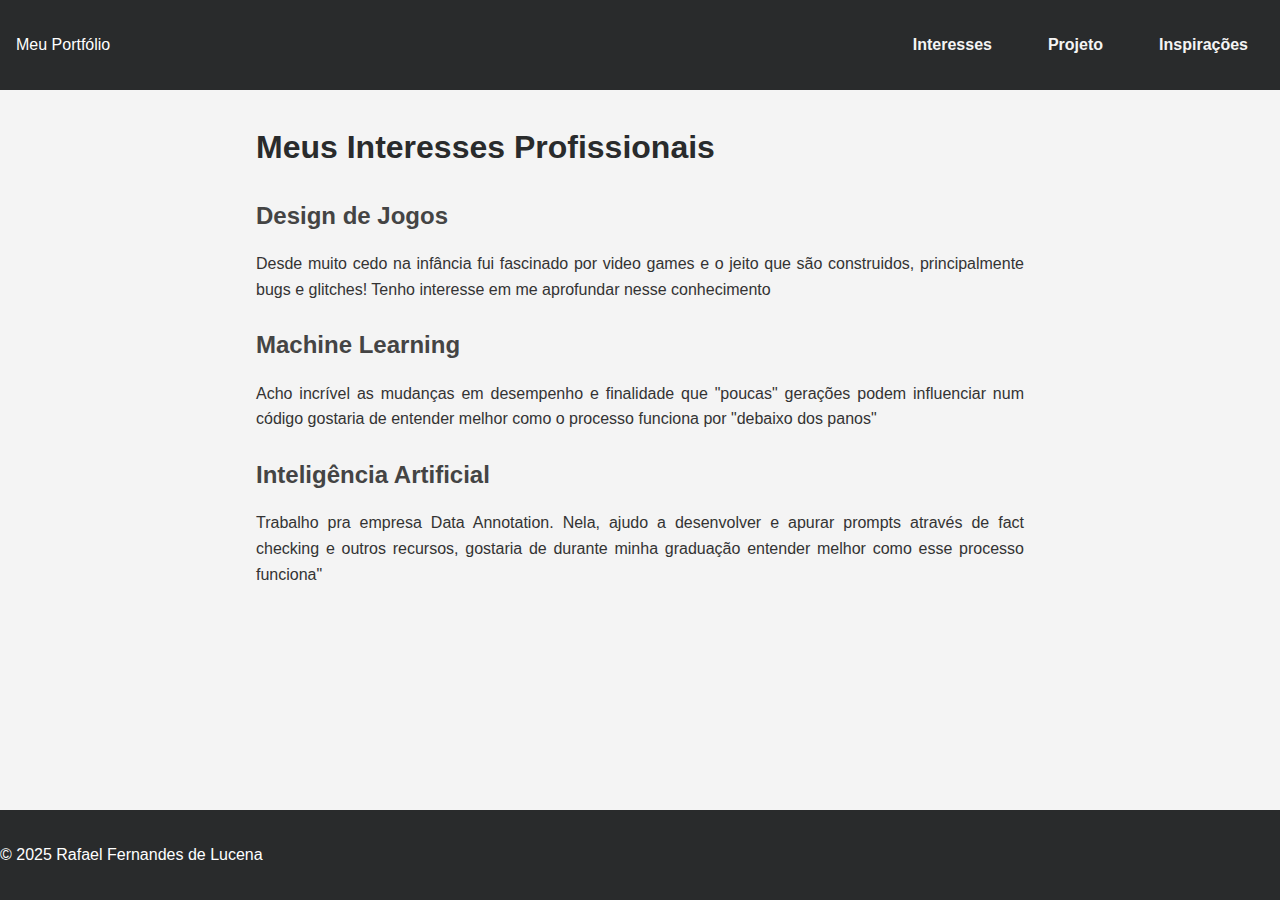
<file: docs/index.html>
<!DOCTYPE html>
<html lang="pt-BR">
<head>
  <meta charset="UTF-8" />
  <meta name="viewport" content="width=device-width, initial-scale=1.0" />
  <title>Meus Interesses</title>
  <link rel="stylesheet" href="css/style.css" />
</head>
<body>
<header>
  <nav class="navbar">
    <div class="logo">Meu Portfólio</div>
    <button class="menu-toggle" aria-label="Abrir menu">
      &#9776;
    </button>
    <ul class="nav-links">
      <li><a href="index.html">Interesses</a></li>
      <li><a href="projeto.html">Projeto</a></li>
      <li><a href="inspiracoes.html">Inspirações</a></li>
    </ul>
  </nav>
</header>


  <main>
    <h1>Meus Interesses Profissionais</h1>
    <section>
      <h2>Design de Jogos</h2>
      <p>Desde muito cedo na infância fui fascinado por video games e o jeito que são construidos, principalmente bugs e glitches! Tenho interesse em me aprofundar nesse conhecimento</p>
    </section>
    <section>
      <h2>Machine Learning</h2>
      <p>Acho incrível as mudanças em desempenho e finalidade que "poucas" gerações podem influenciar num código gostaria de entender melhor como o processo funciona por "debaixo dos panos"</p>
    </section>
    <section>
      <h2>Inteligência Artificial</h2>
      <p>Trabalho pra empresa Data Annotation. Nela, ajudo a desenvolver e apurar prompts através de fact checking e outros recursos, gostaria de durante minha graduação entender melhor como esse processo funciona"</p>
    </section>
  </main>

  <footer>
    <p>&copy; 2025 Rafael Fernandes de Lucena</p>
  </footer>

  <script src="js/script.js"></script>
</body>
</html>
</file>
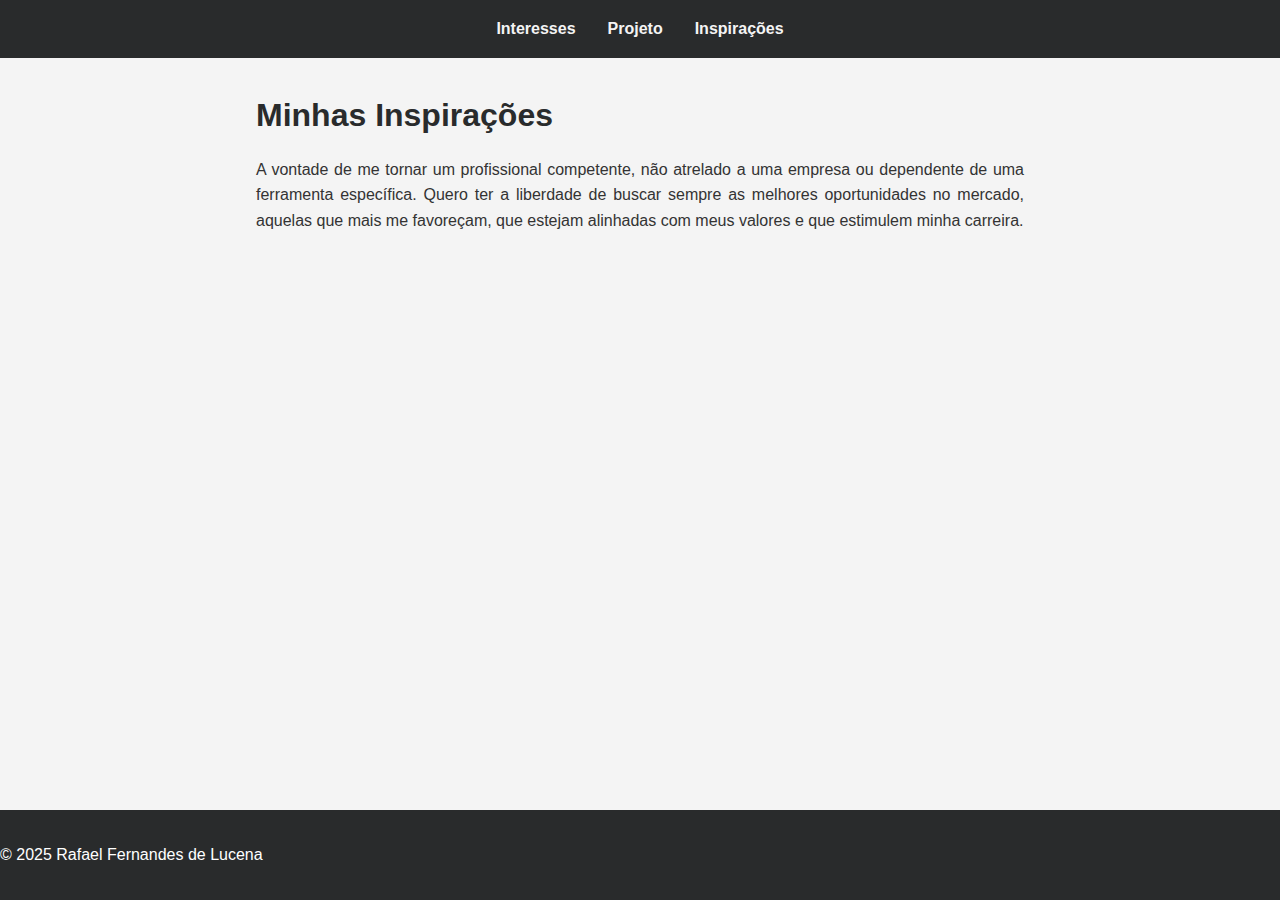
<file: docs/inspiracoes.html>
<!DOCTYPE html>
<html lang="pt-BR">
<head>
  <meta charset="UTF-8" />
  <meta name="viewport" content="width=device-width, initial-scale=1.0" />
  <title>Inspirações</title>
  <link rel="stylesheet" href="css/style.css" />
</head>
<body>
  <header>
    <nav>
      <ul>
        <li><a href="index.html">Interesses</a></li>
        <li><a href="projeto.html">Projeto</a></li>
        <li><a href="inspiracoes.html">Inspirações</a></li>
      </ul>
    </nav>
  </header>

  <main>
    <h1>Minhas Inspirações</h1>

    <p>
      A vontade de me tornar um profissional competente, não atrelado a uma empresa ou dependente de uma ferramenta específica. Quero ter a liberdade de buscar sempre as melhores oportunidades no mercado, aquelas que mais me favoreçam, que estejam alinhadas com meus valores e que estimulem minha carreira.
    </p>
    
  </main>

  <footer>
    <p>&copy; 2025 Rafael Fernandes de Lucena</p>
  </footer>

  <script src="js/script.js"></script>
</body>
</html>
</file>
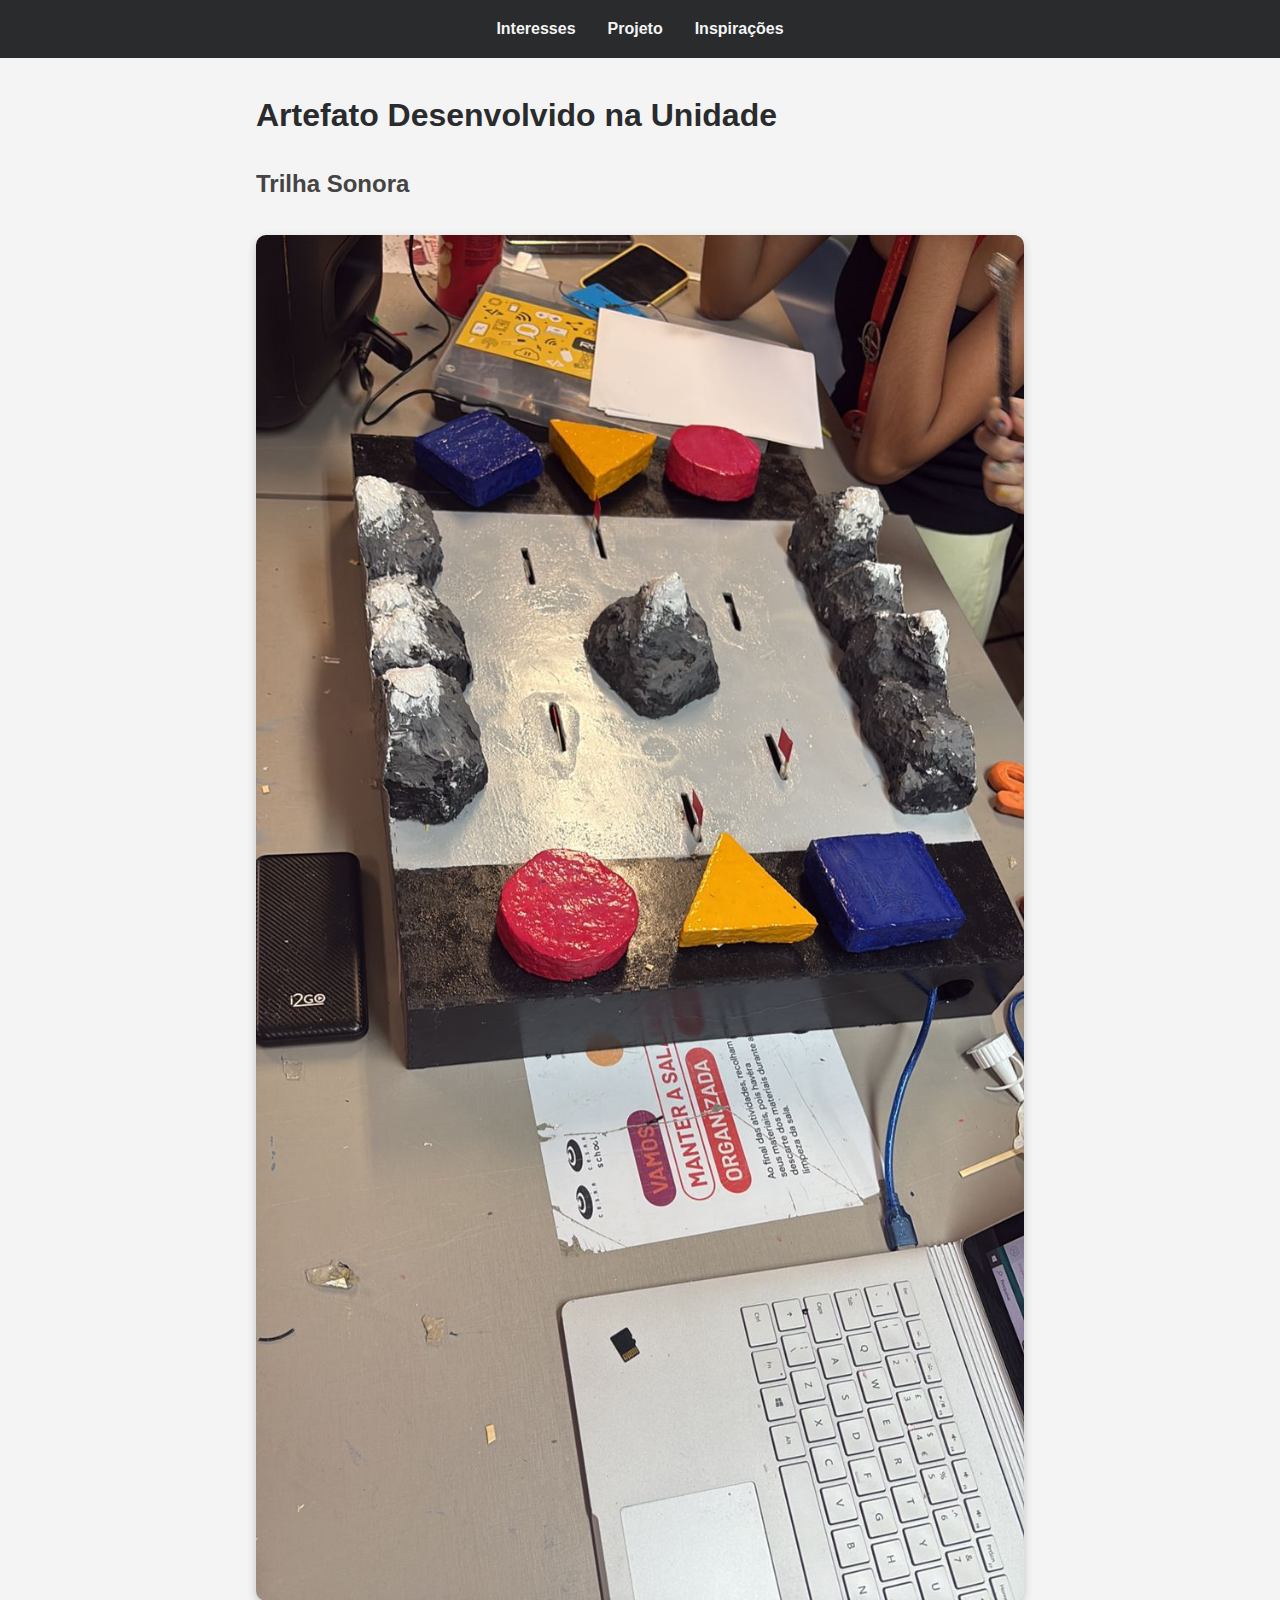
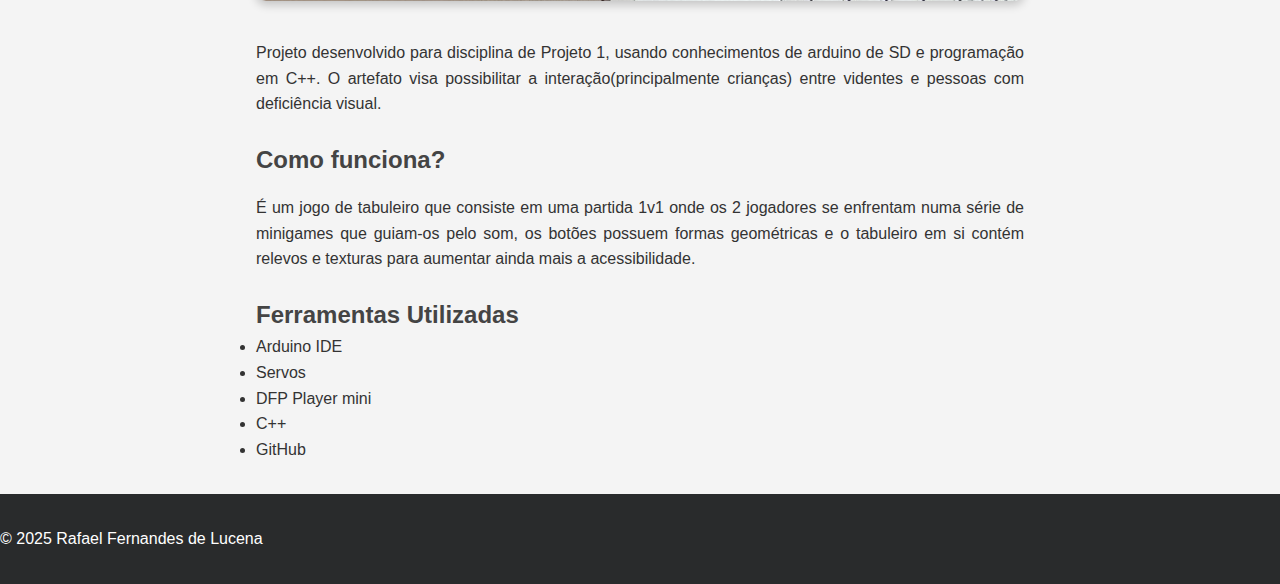
<file: docs/projeto.html>
<!DOCTYPE html>
<html lang="pt-BR">
<head>
  <meta charset="UTF-8" />
  <meta name="viewport" content="width=device-width, initial-scale=1.0" />
  <title>Projeto Desenvolvido</title>
  <link rel="stylesheet" href="css/style.css" />
</head>
<body>
  <header>
    <nav>
      <ul>
        <li><a href="index.html">Interesses</a></li>
        <li><a href="projeto.html">Projeto</a></li>
        <li><a href="inspiracoes.html">Inspirações</a></li>
      </ul>
    </nav>
  </header>

  <main>
    <h1>Artefato Desenvolvido na Unidade</h1>

    <h2>Trilha Sonora</h2>
     <div style="text-align: center; margin: 2rem 0;">
      <img src="img/projeto-arduino.jpg" alt="Imagem do projeto físico com formas geométricas coloridas" style="max-width: 100%; border-radius: 10px; box-shadow: 0 4px 10px rgba(0,0,0,0.2);" />
    </div>
    <p>
      Projeto desenvolvido para disciplina de Projeto 1, usando conhecimentos de arduino de SD e programação em C++. O artefato visa possibilitar a interação(principalmente crianças) entre videntes e pessoas com deficiência visual.
    </p>

    <h2>Como funciona?</h2>
    <p>
      É um jogo de tabuleiro que consiste em uma partida 1v1 onde os 2 jogadores se enfrentam numa série de minigames que guiam-os pelo som, os botões possuem formas geométricas e o tabuleiro em si contém relevos e texturas para aumentar ainda mais a acessibilidade.
    </p>

    <h2>Ferramentas Utilizadas</h2>
    <ul>
      <li>Arduino IDE</li>
      <li>Servos</li>
      <li>DFP Player mini</li>
      <li>C++</li>
      <li>GitHub</li>
    </ul>

    
  </main>

  <footer>
    <p>&copy; 2025 Rafael Fernandes de Lucena</p>
  </footer>

  <script src="js/script.js"></script>
</body>
</html>
</file>
<file: docs/css/style.css>
* {
  margin: 0;
  padding: 0;
  box-sizing: border-box;
}

body {
  font-family: 'Segoe UI', sans-serif;
  background-color: #f4f4f4;
  color: #333;
  line-height: 1.6;
  padding: 0;
  min-height: 100vh;
  display: flex;
  flex-direction: column;
}

header {
  background-color: #292b2c;
  padding: 1rem 0;
}

nav ul {
  display: flex;
  justify-content: center;
  list-style: none;
}

nav ul li {
  margin: 0 1rem;
}

nav ul li a {
  color: #f4f4f4;
  text-decoration: none;
  font-weight: bold;
  transition: color 0.3s;
}

nav ul li a:hover {
  color: #d4d4d4;
}

main {
  flex: 1;
  max-width: 800px;
  margin: 2rem auto;
  padding: 0 1rem;
}

h1 {
  font-size: 2rem;
  margin-bottom: 1rem;
  color: #292b2c;
}

h2 {
  font-size: 1.5rem;
  margin-top: 1.5rem;
  color: #444;
}

p {
  margin: 1rem 0;
  text-align: justify;
}

footer {
  background-color: #292b2c;
  color: #fff;
  text-align: center;
  padding: 1rem 0;
  margin-top: auto;
}
.navbar {
  display: flex;
  justify-content: space-between;
  align-items: center;
  background-color: #292b2c;
  padding: 1rem;
  color: #fff;
}

.nav-links {
  list-style: none;
  display: flex;
  gap: 1.5rem;
}

.nav-links li a {
  color: #f4f4f4;
  text-decoration: none;
  font-weight: bold;
}

.menu-toggle {
  display: none;
  font-size: 2rem;
  background: none;
  border: none;
  color: #f4f4f4;
  cursor: pointer;
}

@media (max-width: 768px) {
  .nav-links {
    position: absolute;
    top: 60px;
    right: 0;
    background-color: #292b2c;
    flex-direction: column;
    width: 200px;
    display: none; 
    padding: 1rem;
    border-radius: 0 0 0 8px;
  }

  .nav-links.show {
    display: flex;
  }

  .menu-toggle {
    display: block;
  }
}
</file>
